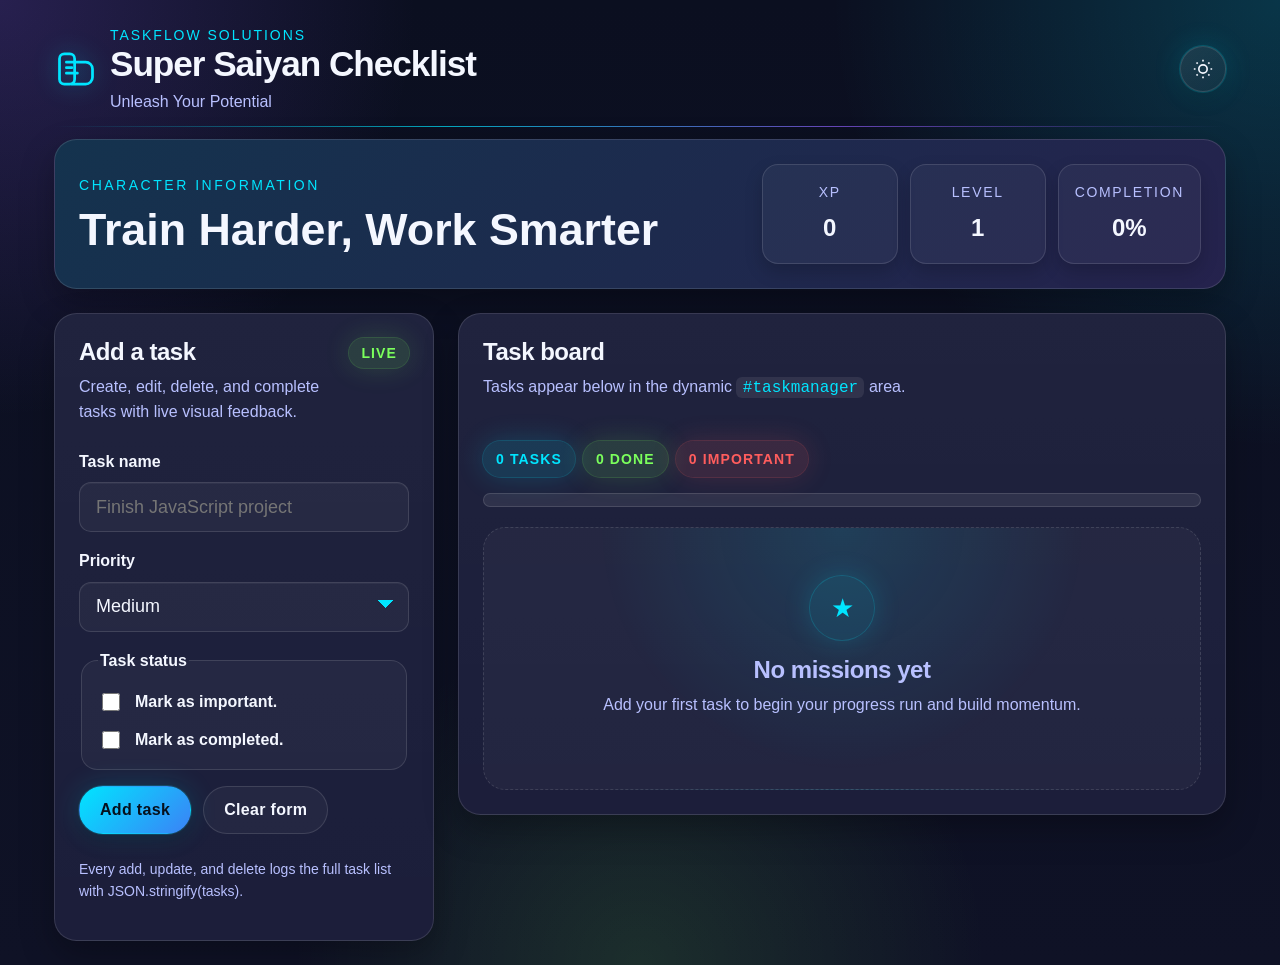
<file: index.html>
<!DOCTYPE html>
<html lang="en" data-theme="light">
<head>
  <meta charset="UTF-8">
  <meta name="viewport" content="width=device-width, initial-scale=1.0">
  <title>TaskFlow Solutions - Interactive Task Manager</title>
  <link rel="preconnect" href="https://api.fontshare.com">
  <link href="https://api.fontshare.com/v2/css?f[]=satoshi@400,500,700,900&display=swap" rel="stylesheet">
  <link rel="stylesheet" href="styles.css">
  <script src="script.js" defer></script>
</head>
<body>
  <a class="skip-link" href="#main-content">Skip to content</a>

  <div class="app-shell">
    <header class="topbar">
      <div class="brand" aria-label="TaskFlow Solutions">
        <svg viewBox="0 0 64 64" role="img" aria-label="TaskFlow Solutions logo" fill="none">
          <rect x="8" y="10" width="22" height="44" rx="7" stroke="currentColor" stroke-width="4"></rect>
          <path d="M18 22h28c5.523 0 10 4.477 10 10v12c0 5.523-4.477 10-10 10H26" stroke="currentColor" stroke-width="4" stroke-linecap="round"></path>
          <path d="M18 30h8M18 38h16" stroke="currentColor" stroke-width="4" stroke-linecap="round"></path>
        </svg>

        <div>
          <p class="brand-kicker">TaskFlow Solutions</p>
          <h1>Super Saiyan Checklist</h1>
          <p class="hero-tagline">Unleash Your Potential</p>
        </div>
      </div>

      <button class="theme-toggle" type="button" data-theme-toggle aria-label="Switch theme">
        <svg width="20" height="20" viewBox="0 0 24 24" fill="none" stroke="currentColor" stroke-width="2">
          <circle cx="12" cy="12" r="5"></circle>
          <path d="M12 1v2M12 21v2M4.22 4.22l1.42 1.42M18.36 18.36l1.42 1.42M1 12h2M21 12h2M4.22 19.78l1.42-1.42M18.36 5.64l1.42-1.42"></path>
        </svg>
      </button>
    </header>

    <section class="hero-panel" aria-label="Progress overview">
      <div>
        <p class="hero-label">Character Information</p>
        <h2 class="hero-title">Train Harder, Work Smarter</h2>
      </div>

      <div class="hero-stats">
        <div class="hero-stat">
          <span class="hero-stat-label">XP</span>
          <strong id="xpCount">0</strong>
        </div>
        <div class="hero-stat">
          <span class="hero-stat-label">Level</span>
          <strong id="levelCount">1</strong>
        </div>
        <div class="hero-stat">
          <span class="hero-stat-label">Completion</span>
          <strong id="completionRate">0%</strong>
        </div>
      </div>
    </section>

    <main id="main-content" class="layout">
      <section class="panel composer" aria-labelledby="form-heading">
        <div class="panel-header-row">
          <div>
            <h2 id="form-heading" class="panel-title">Add a task</h2>
            <p class="panel-copy">Create, edit, delete, and complete tasks with live visual feedback.</p>
          </div>
          <span class="mini-chip">Live</span>
        </div>

        <form id="taskForm" novalidate>
          <div class="field">
            <label for="taskName">Task name</label>
            <input
              id="taskName"
              name="taskName"
              type="text"
              maxlength="100"
              placeholder="Finish JavaScript project"
              required
            >
          </div>

          <div class="field">
            <label for="taskPriority">Priority</label>
            <select id="taskPriority" name="taskPriority">
              <option value="High">High</option>
              <option value="Medium" selected>Medium</option>
              <option value="Low">Low</option>
            </select>
          </div>

          <fieldset class="field checkbox-grid">
            <legend>Task status</legend>

            <label class="check-row" for="taskImportant">
              <input id="taskImportant" name="taskImportant" type="checkbox">
              <span>Mark as important.</span>
            </label>

            <label class="check-row" for="taskCompleted">
              <input id="taskCompleted" name="taskCompleted" type="checkbox">
              <span>Mark as completed.</span>
            </label>
          </fieldset>

          <div class="button-row">
            <button class="btn btn-primary" type="submit" id="submitButton">Add task</button>
            <button class="btn btn-secondary" type="reset">Clear form</button>
          </div>
        </form>

        <p class="footer-note">Every add, update, and delete logs the full task list with JSON.stringify(tasks).</p>
      </section>

      <section class="panel workspace" aria-labelledby="tasks-heading">
        <div class="statusbar">
          <div>
            <h2 id="tasks-heading" class="panel-title">Task board</h2>
            <p class="panel-copy">Tasks appear below in the dynamic <code>#taskmanager</code> area.</p>
          </div>

          <div class="pill-row" aria-label="Task summary">
            <span class="pill pill-total" id="totalCount">0 tasks</span>
            <span class="pill pill-complete" id="completeCount">0 done</span>
            <span class="pill pill-important" id="importantCount">0 important</span>
          </div>
        </div>

        <div class="progress-wrap" aria-label="Overall progress">
          <div class="progress-bar">
            <div class="progress-fill" id="progressFill"></div>
          </div>
        </div>

        <div id="taskmanager" aria-live="polite"></div>
      </section>
    </main>
  </div>
</body>
</html>
</file>
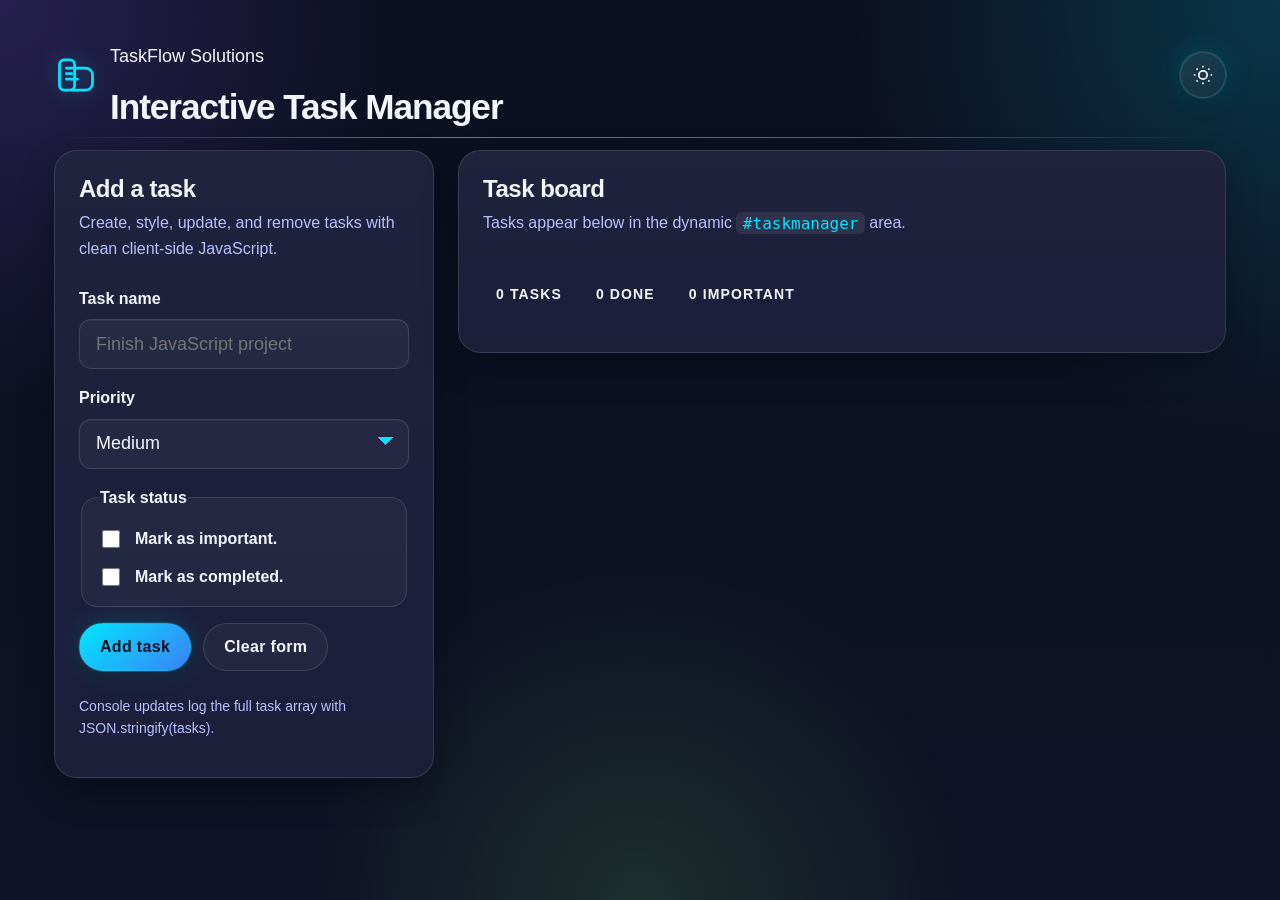
<file: task-manager.html>
<!DOCTYPE html>
<html lang="en" data-theme="light">
<head>
  <meta charset="UTF-8">
  <meta name="viewport" content="width=device-width, initial-scale=1.0">
  <title>TaskFlow Solutions - Interactive Task Manager</title>
  <link rel="preconnect" href="https://api.fontshare.com">
  <link href="https://api.fontshare.com/v2/css?f[]=satoshi@400,500,700,900&display=swap" rel="stylesheet">
  <link rel="stylesheet" href="styles.css">
  <script src="script.js" defer></script>
</head>
<body>
  <a class="skip-link" href="#main-content">Skip to content</a>

  <div class="app-shell">
    <header class="topbar">
      <div class="brand" aria-label="TaskFlow Solutions">
        <svg viewBox="0 0 64 64" role="img" aria-label="TaskFlow Solutions logo" fill="none">
          <rect x="8" y="10" width="22" height="44" rx="7" stroke="currentColor" stroke-width="4"></rect>
          <path d="M18 22h28c5.523 0 10 4.477 10 10v12c0 5.523-4.477 10-10 10H26" stroke="currentColor" stroke-width="4" stroke-linecap="round"></path>
          <path d="M18 30h8M18 38h16" stroke="currentColor" stroke-width="4" stroke-linecap="round"></path>
        </svg>
        <div>
          <p>TaskFlow Solutions</p>
          <h1>Interactive Task Manager</h1>
        </div>
      </div>

      <button class="theme-toggle" type="button" data-theme-toggle aria-label="Switch theme">
        <svg width="20" height="20" viewBox="0 0 24 24" fill="none" stroke="currentColor" stroke-width="2">
          <circle cx="12" cy="12" r="5"></circle>
          <path d="M12 1v2M12 21v2M4.22 4.22l1.42 1.42M18.36 18.36l1.42 1.42M1 12h2M21 12h2M4.22 19.78l1.42-1.42M18.36 5.64l1.42-1.42"></path>
        </svg>
      </button>
    </header>

    <main id="main-content" class="layout">
      <section class="panel composer" aria-labelledby="form-heading">
        <h2 id="form-heading" class="panel-title">Add a task</h2>
        <p class="panel-copy">Create, style, update, and remove tasks with clean client-side JavaScript.</p>

        <form id="taskForm" novalidate>
          <div class="field">
            <label for="taskName">Task name</label>
            <input
              id="taskName"
              name="taskName"
              type="text"
              maxlength="100"
              placeholder="Finish JavaScript project"
              required
            >
          </div>

          <div class="field">
            <label for="taskPriority">Priority</label>
            <select id="taskPriority" name="taskPriority">
              <option value="High">High</option>
              <option value="Medium" selected>Medium</option>
              <option value="Low">Low</option>
            </select>
          </div>

          <fieldset class="field checkbox-grid">
            <legend>Task status</legend>

            <label class="check-row" for="taskImportant">
              <input id="taskImportant" name="taskImportant" type="checkbox">
              <span>Mark as important.</span>
            </label>

            <label class="check-row" for="taskCompleted">
              <input id="taskCompleted" name="taskCompleted" type="checkbox">
              <span>Mark as completed.</span>
            </label>
          </fieldset>

          <div class="button-row">
            <button class="btn btn-primary" type="submit" id="submitButton">Add task</button>
            <button class="btn btn-secondary" type="reset">Clear form</button>
          </div>
        </form>

        <p class="footer-note">Console updates log the full task array with JSON.stringify(tasks).</p>
      </section>

      <section class="panel workspace" aria-labelledby="tasks-heading">
        <div class="statusbar">
          <div>
            <h2 id="tasks-heading" class="panel-title">Task board</h2>
            <p class="panel-copy">Tasks appear below in the dynamic <code>#taskmanager</code> area.</p>
          </div>

          <div class="pill-row" aria-label="Task summary">
            <span class="pill" id="totalCount">0 tasks</span>
            <span class="pill" id="completeCount">0 done</span>
            <span class="pill" id="importantCount">0 important</span>
          </div>
        </div>

        <div id="taskmanager" aria-live="polite"></div>
      </section>
    </main>
  </div>
</body>
</html>
</file>
<file: styles.css>
:root,
[data-theme="light"] {
  --text-xs: clamp(0.75rem, 0.7rem + 0.25vw, 0.875rem);
  --text-sm: clamp(0.875rem, 0.8rem + 0.35vw, 1rem);
  --text-base: clamp(1rem, 0.95rem + 0.25vw, 1.125rem);
  --text-lg: clamp(1.125rem, 1rem + 0.75vw, 1.5rem);
  --text-xl: clamp(1.5rem, 1.2rem + 1.25vw, 2.25rem);

  --space-1: 0.25rem;
  --space-2: 0.5rem;
  --space-3: 0.75rem;
  --space-4: 1rem;
  --space-5: 1.25rem;
  --space-6: 1.5rem;
  --space-8: 2rem;
  --space-10: 2.5rem;
  --space-12: 3rem;
  --space-16: 4rem;

  --radius-sm: 0.375rem;
  --radius-md: 0.5rem;
  --radius-lg: 0.75rem;
  --radius-xl: 1rem;
  --radius-2xl: 1.4rem;
  --radius-full: 9999px;

  --color-bg: #0f1226;
  --color-surface: #171a36;
  --color-surface-2: #1f2347;
  --color-surface-offset: #272c59;
  --color-border: rgba(255, 255, 255, 0.12);
  --color-divider: rgba(255, 255, 255, 0.1);
  --color-text: #f4f7ff;
  --color-text-muted: #b8c0ff;
  --color-text-faint: #8d94cf;
  --color-text-inverse: #0d1022;

  --color-primary: #00e5ff;
  --color-primary-hover: #00b8d4;
  --color-success: #7bff5c;
  --color-warning: #ffb703;
  --color-error: #ff4d8d;
  --color-notification: #ff5d5d;
  --color-purple: #8b5cf6;
  --color-blue: #3b82f6;

  --shadow-sm: 0 8px 18px rgba(0, 0, 0, 0.18);
  --shadow-md: 0 14px 34px rgba(0, 0, 0, 0.28);
  --shadow-lg: 0 18px 46px rgba(0, 0, 0, 0.36);
  --glow-primary: 0 0 0 1px rgba(0, 229, 255, 0.18), 0 0 28px rgba(0, 229, 255, 0.18);
  --glow-success: 0 0 0 1px rgba(123, 255, 92, 0.18), 0 0 28px rgba(123, 255, 92, 0.16);
  --glow-danger: 0 0 0 1px rgba(255, 93, 93, 0.18), 0 0 28px rgba(255, 93, 93, 0.16);

  --font-body: "Satoshi", Inter, sans-serif;
  --transition: 180ms cubic-bezier(0.16, 1, 0.3, 1);
}

[data-theme="dark"] {
  --color-bg: #090b18;
  --color-surface: #111427;
  --color-surface-2: #1a1f39;
  --color-surface-offset: #23284c;
  --color-border: rgba(255, 255, 255, 0.12);
  --color-divider: rgba(255, 255, 255, 0.08);
  --color-text: #f8fbff;
  --color-text-muted: #b8c0ff;
  --color-text-faint: #8790c9;
  --color-text-inverse: #090b18;
  --color-primary: #28f0ff;
  --color-primary-hover: #10c5da;
  --color-success: #8cff69;
  --color-warning: #ffc83d;
  --color-error: #ff70a6;
  --color-notification: #ff7070;
  --color-purple: #a970ff;
  --color-blue: #5ca8ff;
}

*,
*::before,
*::after {
  box-sizing: border-box;
}

html {
  -webkit-text-size-adjust: none;
  text-size-adjust: none;
  scroll-behavior: smooth;
}

body {
  margin: 0;
  min-height: 100dvh;
  font-family: var(--font-body);
  font-size: var(--text-base);
  line-height: 1.6;
  color: var(--color-text);
  background:
    radial-gradient(circle at top left, rgba(139, 92, 246, 0.22), transparent 26%),
    radial-gradient(circle at top right, rgba(0, 229, 255, 0.18), transparent 28%),
    radial-gradient(circle at bottom center, rgba(123, 255, 92, 0.12), transparent 30%),
    linear-gradient(180deg, #0b0f20, var(--color-bg));
}

img,
svg {
  display: block;
  max-width: 100%;
}

button,
input,
select {
  font: inherit;
}

button {
  cursor: pointer;
}

a,
button,
input,
select {
  transition:
    background var(--transition),
    color var(--transition),
    border-color var(--transition),
    transform var(--transition),
    box-shadow var(--transition),
    opacity var(--transition);
}

:focus-visible {
  outline: 2px solid var(--color-primary);
  outline-offset: 3px;
  border-radius: var(--radius-sm);
}

.skip-link {
  position: absolute;
  left: var(--space-4);
  top: -50px;
  background: var(--color-primary);
  color: var(--color-text-inverse);
  padding: var(--space-2) var(--space-4);
  border-radius: var(--radius-full);
  z-index: 1000;
  text-decoration: none;
}

.skip-link:focus {
  top: var(--space-4);
}

.app-shell {
  max-width: 1220px;
  margin: 0 auto;
  padding: var(--space-6);
}

.topbar {
  position: relative;
  display: flex;
  align-items: center;
  justify-content: space-between;
  gap: var(--space-4);
  margin-bottom: var(--space-6);
}

.topbar::after {
  content: "";
  position: absolute;
  left: 0;
  right: 0;
  bottom: -12px;
  height: 1px;
  background: linear-gradient(90deg, transparent, var(--color-primary), var(--color-purple), transparent);
  opacity: 0.7;
}

.brand {
  display: flex;
  align-items: center;
  gap: var(--space-3);
}

.brand svg {
  width: 44px;
  height: 44px;
  color: var(--color-primary);
  flex: 0 0 auto;
  filter: drop-shadow(0 0 12px rgba(0, 229, 255, 0.35));
}

.brand h1 {
  margin: 0;
  font-size: var(--text-xl);
  line-height: 1.05;
  letter-spacing: -0.03em;
}

.brand-kicker {
  margin: 0;
  font-size: var(--text-xs);
  letter-spacing: 0.14em;
  text-transform: uppercase;
  color: var(--color-primary);
}

.hero-tagline {
  margin: 0.35rem 0 0;
  font-size: var(--text-sm);
  color: var(--color-text-muted);
  max-width: 58ch;
}

.theme-toggle {
  min-width: 46px;
  min-height: 46px;
  border-radius: var(--radius-full);
  border: 1px solid var(--color-border);
  background: linear-gradient(135deg, rgba(255, 255, 255, 0.08), rgba(255, 255, 255, 0.03));
  color: var(--color-text);
  display: inline-grid;
  place-items: center;
  box-shadow: var(--shadow-sm), var(--glow-primary);
}

.theme-toggle:hover {
  transform: translateY(-2px) scale(1.03);
}

.hero-panel {
  display: grid;
  grid-template-columns: 1.5fr 1fr;
  gap: var(--space-6);
  align-items: center;
  margin: 0 0 var(--space-6);
  padding: var(--space-6);
  border-radius: var(--radius-2xl);
  border: 1px solid var(--color-border);
  background:
    linear-gradient(135deg, rgba(0, 229, 255, 0.12), rgba(139, 92, 246, 0.12)),
    var(--color-surface);
  box-shadow: var(--shadow-md);
}

.hero-label {
  margin: 0 0 var(--space-2);
  font-size: var(--text-xs);
  text-transform: uppercase;
  letter-spacing: 0.18em;
  color: var(--color-primary);
}

.hero-title {
  margin: 0;
  font-size: clamp(1.8rem, 1.2rem + 2vw, 3rem);
  line-height: 1.08;
}

.hero-stats {
  display: grid;
  grid-template-columns: repeat(3, 1fr);
  gap: var(--space-3);
}

.hero-stat {
  padding: var(--space-4);
  border-radius: var(--radius-xl);
  background: rgba(255, 255, 255, 0.04);
  border: 1px solid var(--color-border);
  text-align: center;
  box-shadow: var(--shadow-sm);
}

.hero-stat-label {
  display: block;
  font-size: var(--text-xs);
  text-transform: uppercase;
  letter-spacing: 0.12em;
  color: var(--color-text-muted);
  margin-bottom: 0.35rem;
}

.hero-stat strong {
  font-size: var(--text-lg);
  color: var(--color-text);
}

.layout {
  display: grid;
  grid-template-columns: minmax(300px, 380px) 1fr;
  gap: var(--space-6);
  align-items: start;
}

.panel {
  background:
    linear-gradient(180deg, rgba(255, 255, 255, 0.04), rgba(255, 255, 255, 0.02)),
    var(--color-surface);
  border: 1px solid var(--color-border);
  border-radius: var(--radius-2xl);
  box-shadow: var(--shadow-md);
  backdrop-filter: blur(10px);
}

.panel-header-row {
  display: flex;
  justify-content: space-between;
  gap: var(--space-3);
  align-items: flex-start;
}

.mini-chip {
  display: inline-flex;
  align-items: center;
  min-height: 30px;
  padding: 0 var(--space-3);
  border-radius: var(--radius-full);
  background: rgba(123, 255, 92, 0.12);
  color: var(--color-success);
  font-size: var(--text-xs);
  font-weight: 700;
  letter-spacing: 0.08em;
  text-transform: uppercase;
  box-shadow: var(--glow-success);
}

.composer {
  padding: var(--space-6);
  position: sticky;
  top: var(--space-6);
}

.workspace {
  padding: var(--space-6);
}

.panel-title {
  margin: 0 0 var(--space-2);
  font-size: var(--text-lg);
  line-height: 1.15;
  letter-spacing: -0.02em;
}

.panel-copy {
  margin: 0 0 var(--space-6);
  font-size: var(--text-sm);
  color: var(--color-text-muted);
}

code {
  padding: 0.1rem 0.4rem;
  border-radius: var(--radius-sm);
  background: rgba(255, 255, 255, 0.08);
  color: var(--color-primary);
}

form {
  display: grid;
  gap: var(--space-4);
}

.field {
  display: grid;
  gap: var(--space-2);
}

.field label,
.field legend {
  font-size: var(--text-sm);
  font-weight: 700;
}

.field input[type="text"],
.field select {
  width: 100%;
  min-height: 50px;
  border-radius: var(--radius-lg);
  border: 1px solid var(--color-border);
  background: rgba(255, 255, 255, 0.04);
  padding: 0 var(--space-4);
  color: var(--color-text);
  box-shadow: inset 0 1px 0 rgba(255, 255, 255, 0.04);
}

.field select {
  appearance: none;
  -webkit-appearance: none;
  -moz-appearance: none;
  background:
    linear-gradient(45deg, transparent 50%, var(--color-primary) 50%),
    linear-gradient(135deg, var(--color-primary) 50%, transparent 50%),
    rgba(255, 255, 255, 0.04);
  background-position:
    calc(100% - 22px) calc(50% - 3px),
    calc(100% - 14px) calc(50% - 3px),
    0 0;
  background-size:
    8px 8px,
    8px 8px,
    100% 100%;
  background-repeat: no-repeat;
  padding-right: 3rem;
}

.field select option {
  background-color: var(--color-surface-2);
  color: var(--color-text);
}

.field input[type="text"]:focus,
.field select:focus {
  border-color: var(--color-primary);
  box-shadow: var(--glow-primary);
}

.checkbox-grid {
  display: grid;
  gap: var(--space-3);
  padding: var(--space-4);
  border-radius: var(--radius-xl);
  background: rgba(255, 255, 255, 0.04);
  border: 1px solid var(--color-border);
}

.check-row {
  display: flex;
  align-items: center;
  gap: var(--space-3);
  font-size: var(--text-sm);
}

.check-row input {
  width: 18px;
  height: 18px;
  accent-color: var(--color-primary);
}

.button-row {
  display: flex;
  gap: var(--space-3);
  flex-wrap: wrap;
}

.btn {
  min-height: 48px;
  padding: 0 var(--space-5);
  border-radius: var(--radius-full);
  border: 1px solid transparent;
  font-size: var(--text-sm);
  font-weight: 800;
  letter-spacing: 0.02em;
}

.btn:hover {
  transform: translateY(-2px) scale(1.01);
}

.btn:active {
  transform: translateY(1px) scale(0.99);
}

.btn-primary {
  background: linear-gradient(135deg, var(--color-primary), var(--color-blue));
  color: #06111d;
  box-shadow: var(--shadow-sm), var(--glow-primary);
}

.btn-primary:hover {
  filter: brightness(1.05);
}

.btn-secondary {
  background: rgba(255, 255, 255, 0.04);
  color: var(--color-text);
  border-color: var(--color-border);
}

.btn-secondary:hover {
  background: rgba(255, 255, 255, 0.08);
}

.statusbar {
  display: flex;
  justify-content: space-between;
  gap: var(--space-4);
  flex-wrap: wrap;
  align-items: center;
  margin-bottom: var(--space-4);
}

.pill-row {
  display: flex;
  gap: var(--space-2);
  flex-wrap: wrap;
}

.pill {
  display: inline-flex;
  align-items: center;
  min-height: 36px;
  padding: 0 var(--space-3);
  border-radius: var(--radius-full);
  font-size: var(--text-xs);
  font-weight: 800;
  text-transform: uppercase;
  letter-spacing: 0.08em;
  border: 1px solid transparent;
}

.pill-total {
  background: rgba(0, 229, 255, 0.12);
  color: var(--color-primary);
  box-shadow: var(--glow-primary);
}

.pill-complete {
  background: rgba(123, 255, 92, 0.12);
  color: var(--color-success);
  box-shadow: var(--glow-success);
}

.pill-important {
  background: rgba(255, 93, 93, 0.12);
  color: var(--color-notification);
  box-shadow: var(--glow-danger);
}

.progress-wrap {
  margin-bottom: var(--space-5);
}

.progress-bar {
  width: 100%;
  height: 14px;
  border-radius: var(--radius-full);
  background: rgba(255, 255, 255, 0.08);
  overflow: hidden;
  border: 1px solid var(--color-border);
}

.progress-fill {
  height: 100%;
  width: 0%;
  border-radius: inherit;
  background: linear-gradient(90deg, var(--color-success), var(--color-primary), var(--color-purple));
  transition: width 320ms ease;
  box-shadow: 0 0 18px rgba(0, 229, 255, 0.4);
}

#taskmanager {
  display: grid;
  gap: var(--space-4);
}

.empty-state {
  text-align: center;
  padding: var(--space-12) var(--space-6);
  border: 1px dashed var(--color-border);
  border-radius: var(--radius-2xl);
  color: var(--color-text-muted);
  background:
    radial-gradient(circle at top, rgba(0, 229, 255, 0.12), transparent 55%),
    rgba(255, 255, 255, 0.03);
}

.empty-state-icon {
  width: 64px;
  height: 64px;
  margin: 0 auto var(--space-4);
  border-radius: 50%;
  display: grid;
  place-items: center;
  color: var(--color-primary);
  background: rgba(0, 229, 255, 0.08);
  box-shadow: var(--glow-primary);
  font-size: 1.6rem;
}

.task-card {
  position: relative;
  display: grid;
  gap: var(--space-4);
  padding: var(--space-5);
  border-radius: var(--radius-2xl);
  background:
    linear-gradient(180deg, rgba(255, 255, 255, 0.05), rgba(255, 255, 255, 0.025)),
    var(--color-surface-2);
  border: 1px solid var(--color-border);
  transition: transform var(--transition), box-shadow var(--transition), border-color var(--transition);
  animation: taskSpawn 0.35s ease;
  overflow: hidden;
}

.task-card::before {
  content: "";
  position: absolute;
  inset: 0 auto 0 0;
  width: 6px;
  background: linear-gradient(180deg, var(--color-primary), transparent);
  opacity: 0.9;
}

.task-card:hover {
  transform: translateY(-5px) rotate(-0.2deg);
  box-shadow: var(--shadow-lg);
}

.task-top {
  display: flex;
  justify-content: space-between;
  gap: var(--space-4);
  align-items: flex-start;
}

.task-name {
  margin: 0;
  font-size: var(--text-lg);
  line-height: 1.2;
  word-break: break-word;
}

.task-meta {
  display: flex;
  gap: var(--space-2);
  flex-wrap: wrap;
  margin-top: var(--space-2);
}

.badge {
  display: inline-flex;
  align-items: center;
  min-height: 30px;
  padding: 0 var(--space-3);
  border-radius: var(--radius-full);
  font-size: var(--text-xs);
  font-weight: 800;
  letter-spacing: 0.05em;
  text-transform: uppercase;
  background: rgba(255, 255, 255, 0.08);
  color: var(--color-text);
  border: 1px solid rgba(255, 255, 255, 0.08);
}

.task-date {
  font-size: var(--text-xs);
  color: var(--color-text-muted);
  white-space: nowrap;
}

.task-actions {
  display: flex;
  gap: var(--space-3);
  flex-wrap: wrap;
}

.task-actions .btn {
  min-height: 40px;
  padding-inline: var(--space-4);
}

.priority-high {
  background: rgba(255, 93, 93, 0.16);
  color: var(--color-notification);
  box-shadow: var(--glow-danger);
}

.priority-medium {
  background: rgba(255, 183, 3, 0.16);
  color: var(--color-warning);
}

.priority-low {
  background: rgba(123, 255, 92, 0.12);
  color: var(--color-success);
}

.task-card.priority-card-high::before {
  background: linear-gradient(180deg, var(--color-notification), transparent);
}

.task-card.priority-card-medium::before {
  background: linear-gradient(180deg, var(--color-warning), transparent);
}

.task-card.priority-card-low::before {
  background: linear-gradient(180deg, var(--color-success), transparent);
}

.footer-note {
  margin-top: var(--space-6);
  font-size: var(--text-xs);
  color: var(--color-text-muted);
}

.flash-win {
  animation: winPulse 480ms ease;
}

@keyframes winPulse {
  0% {
    transform: scale(1);
    box-shadow: var(--shadow-md);
  }
  50% {
    transform: scale(1.01);
    box-shadow: var(--shadow-lg), 0 0 30px rgba(123, 255, 92, 0.35);
  }
  100% {
    transform: scale(1);
  }
}

@keyframes taskSpawn {
  from {
    opacity: 0;
    transform: translateY(10px) scale(0.985);
  }
  to {
    opacity: 1;
    transform: translateY(0) scale(1);
  }
}

@media (max-width: 980px) {
  .hero-panel {
    grid-template-columns: 1fr;
  }

  .hero-stats {
    grid-template-columns: repeat(3, minmax(0, 1fr));
  }
}

@media (max-width: 860px) {
  .app-shell {
    padding: var(--space-4);
  }

  .layout {
    grid-template-columns: 1fr;
  }

  .composer {
    position: static;
  }

  .topbar,
  .statusbar,
  .task-top {
    align-items: stretch;
  }
}

@media (max-width: 640px) {
  .hero-stats {
    grid-template-columns: 1fr;
  }

  .button-row,
  .task-actions {
    flex-direction: column;
  }

  .task-actions .btn,
  .button-row .btn {
    width: 100%;
  }
}
</file>
